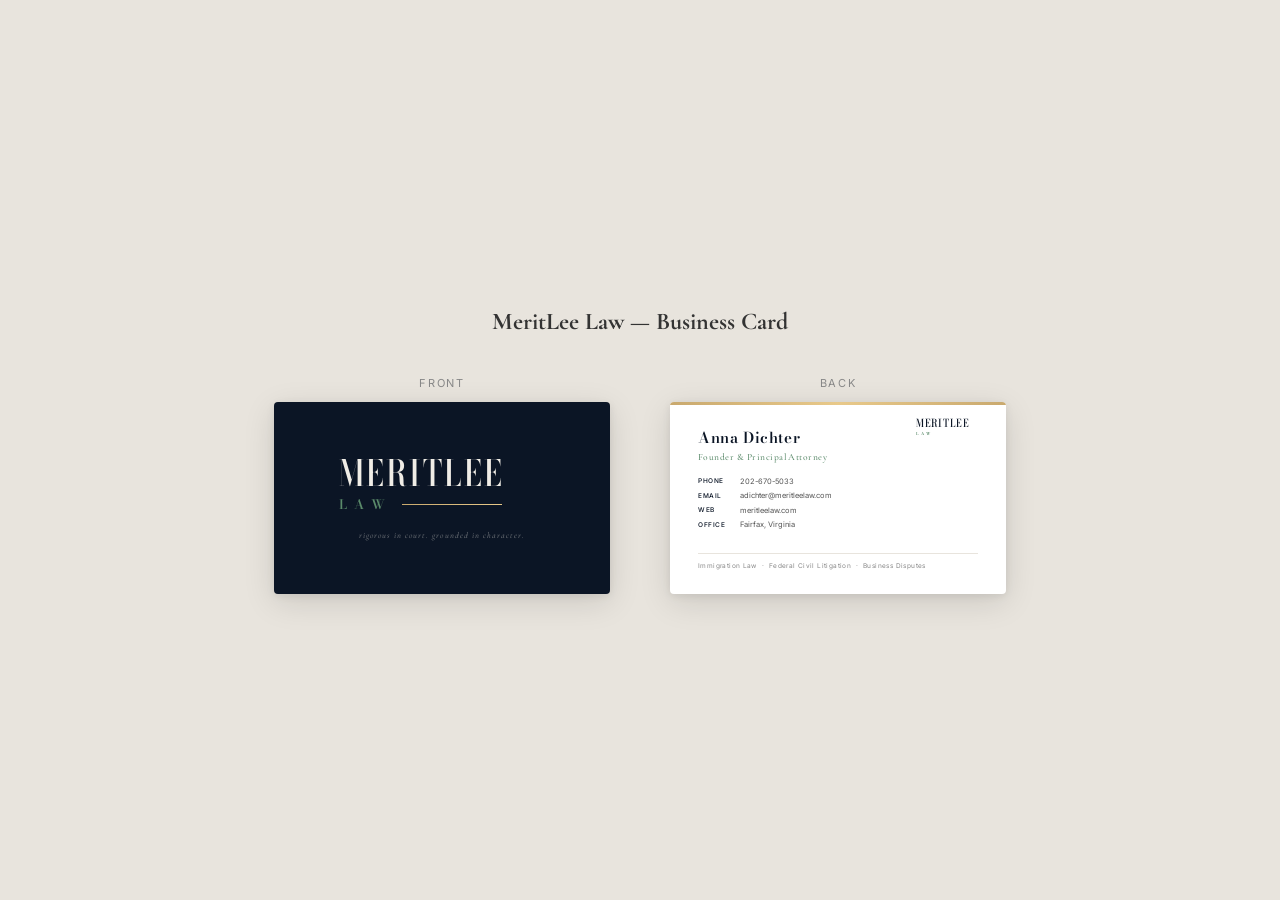
<file: business-card.html>
<!DOCTYPE html>
<html lang="en">
<head>
<meta charset="UTF-8">
<meta name="viewport" content="width=device-width, initial-scale=1.0">
<title>MeritLee Law - Business Cards</title>
<link href="https://fonts.googleapis.com/css2?family=Bodoni+Moda:opsz,wght@6..96,400;6..96,500;6..96,600&family=Cormorant+Garamond:wght@400;500;600&family=Inter:wght@300;400;500&display=swap" rel="stylesheet">
<style>
  * { margin: 0; padding: 0; box-sizing: border-box; }
  body {
    background: #e8e4dd;
    display: flex;
    flex-direction: column;
    align-items: center;
    justify-content: center;
    min-height: 100vh;
    padding: 60px 20px;
    font-family: 'Inter', sans-serif;
    gap: 80px;
  }

  h2 {
    font-family: 'Cormorant Garamond', serif;
    font-size: 24px;
    color: #333;
    margin-bottom: -40px;
    text-align: center;
  }

  .card-pair {
    display: flex;
    gap: 60px;
    align-items: center;
  }

  .label {
    font-size: 11px;
    text-transform: uppercase;
    letter-spacing: 0.15em;
    color: #888;
    text-align: center;
    margin-bottom: 12px;
  }

  /* Standard US business card: 3.5 x 2 inches at 96dpi = 336 x 192 */
  .card {
    width: 336px;
    height: 192px;
    border-radius: 4px;
    box-shadow: 0 8px 32px rgba(0,0,0,0.12), 0 2px 8px rgba(0,0,0,0.08);
    overflow: hidden;
    position: relative;
  }

  /* ============ FRONT ============ */
  .card-front {
    background: #0b1525;
    display: flex;
    flex-direction: column;
    align-items: center;
    justify-content: center;
    padding: 32px;
  }

  .card-front .logo {
    display: flex;
    flex-direction: column;
    align-items: flex-start;
  }

  .card-front .logo-meritlee {
    font-family: 'Bodoni Moda', serif;
    font-size: 36px;
    font-weight: 600;
    color: #f0ede6;
    letter-spacing: 0.08em;
    line-height: 1;
    transform: scaleX(0.8);
    transform-origin: left;
  }

  .card-front .logo-bottom {
    display: flex;
    align-items: center;
    margin-top: 3px;
  }

  .card-front .logo-law {
    font-family: 'Bodoni Moda', serif;
    font-size: 13px;
    font-weight: 600;
    color: #5a8a6a;
    letter-spacing: 0.55em;
  }

  .card-front .logo-line {
    width: 100px;
    height: 1px;
    background: linear-gradient(to right, #c9a96e, #e8c98a);
    margin-left: 10px;
  }

  .card-front .tagline {
    font-family: 'Cormorant Garamond', serif;
    font-size: 8.5px;
    color: rgba(240, 237, 230, 0.5);
    letter-spacing: 0.12em;
    margin-top: 16px;
    text-transform: lowercase;
    font-style: italic;
  }

  /* ============ BACK ============ */
  .card-back {
    background: #ffffff;
    display: flex;
    flex-direction: column;
    padding: 24px 28px;
    position: relative;
  }

  .card-back::before {
    content: '';
    position: absolute;
    top: 0;
    left: 0;
    width: 100%;
    height: 3px;
    background: linear-gradient(to right, #c9a96e, #e8c98a, #c9a96e);
  }

  .back-name {
    font-family: 'Bodoni Moda', serif;
    font-size: 15px;
    font-weight: 600;
    color: #0b1525;
    letter-spacing: 0.04em;
    margin-bottom: 2px;
  }

  .back-title {
    font-family: 'Cormorant Garamond', serif;
    font-size: 9.5px;
    color: #5a8a6a;
    font-weight: 500;
    letter-spacing: 0.05em;
    margin-bottom: 14px;
  }

  .back-details {
    display: flex;
    flex-direction: column;
    gap: 4px;
    flex: 1;
  }

  .back-detail {
    font-size: 7.5px;
    color: #555;
    line-height: 1.4;
    display: flex;
    align-items: center;
    gap: 6px;
  }

  .back-detail .detail-label {
    font-weight: 500;
    color: #0b1525;
    min-width: 36px;
    font-size: 6.5px;
    text-transform: uppercase;
    letter-spacing: 0.08em;
  }

  .back-divider {
    width: 100%;
    height: 1px;
    background: #e8e4dd;
    margin: 8px 0;
  }

  .back-tagline {
    font-family: 'Cormorant Garamond', serif;
    font-size: 8px;
    color: #0b1525;
    font-style: italic;
    letter-spacing: 0.04em;
    margin-bottom: 6px;
  }

  .back-areas {
    font-size: 6.5px;
    color: #888;
    letter-spacing: 0.06em;
  }

  .back-logo-small {
    position: absolute;
    top: 16px;
    right: 24px;
    display: flex;
    flex-direction: column;
    align-items: flex-start;
  }

  .back-logo-small .logo-meritlee {
    font-family: 'Bodoni Moda', serif;
    font-size: 11px;
    font-weight: 600;
    color: #0b1525;
    letter-spacing: 0.08em;
    line-height: 1;
    transform: scaleX(0.8);
    transform-origin: left;
  }

  .back-logo-small .logo-bottom {
    display: flex;
    align-items: center;
    margin-top: 1px;
  }

  .back-logo-small .logo-law {
    font-family: 'Bodoni Moda', serif;
    font-size: 4px;
    font-weight: 600;
    color: #5a8a6a;
    letter-spacing: 0.55em;
  }

  .back-logo-small .logo-line {
    width: 28px;
    height: 0.5px;
    background: linear-gradient(to right, #c9a96e, #e8c98a);
    margin-left: 3px;
  }
</style>
</head>
<body>

  <h2>MeritLee Law &mdash; Business Card</h2>

  <div class="card-pair">
    <div>
      <div class="label">Front</div>
      <div class="card card-front">
        <div class="logo">
          <span class="logo-meritlee">MERITLEE</span>
          <span class="logo-bottom">
            <span class="logo-law">LAW</span>
            <span class="logo-line"></span>
          </span>
        </div>
        <div class="tagline">Rigorous in court. Grounded in character.</div>
      </div>
    </div>

    <div>
      <div class="label">Back</div>
      <div class="card card-back">
        <div class="back-name">Anna Dichter</div>
        <div class="back-title">Founder &amp; Principal Attorney</div>
        <div class="back-details">
          <div class="back-detail">
            <span class="detail-label">Phone</span>
            <span>202-670-5033</span>
          </div>
          <div class="back-detail">
            <span class="detail-label">Email</span>
            <span>adichter@meritleelaw.com</span>
          </div>
          <div class="back-detail">
            <span class="detail-label">Web</span>
            <span>meritleelaw.com</span>
          </div>
          <div class="back-detail">
            <span class="detail-label">Office</span>
            <span>Fairfax, Virginia</span>
          </div>
        </div>
        <div class="back-divider"></div>
<div class="back-areas">Immigration Law &nbsp;&middot;&nbsp; Federal Civil Litigation &nbsp;&middot;&nbsp; Business Disputes</div>
        <div class="back-logo-small">
          <span class="logo-meritlee">MERITLEE</span>
          <span class="logo-bottom">
            <span class="logo-law">LAW</span>
            <span class="logo-line"></span>
          </span>
        </div>
      </div>
    </div>
  </div>

</body>
</html>
</file>
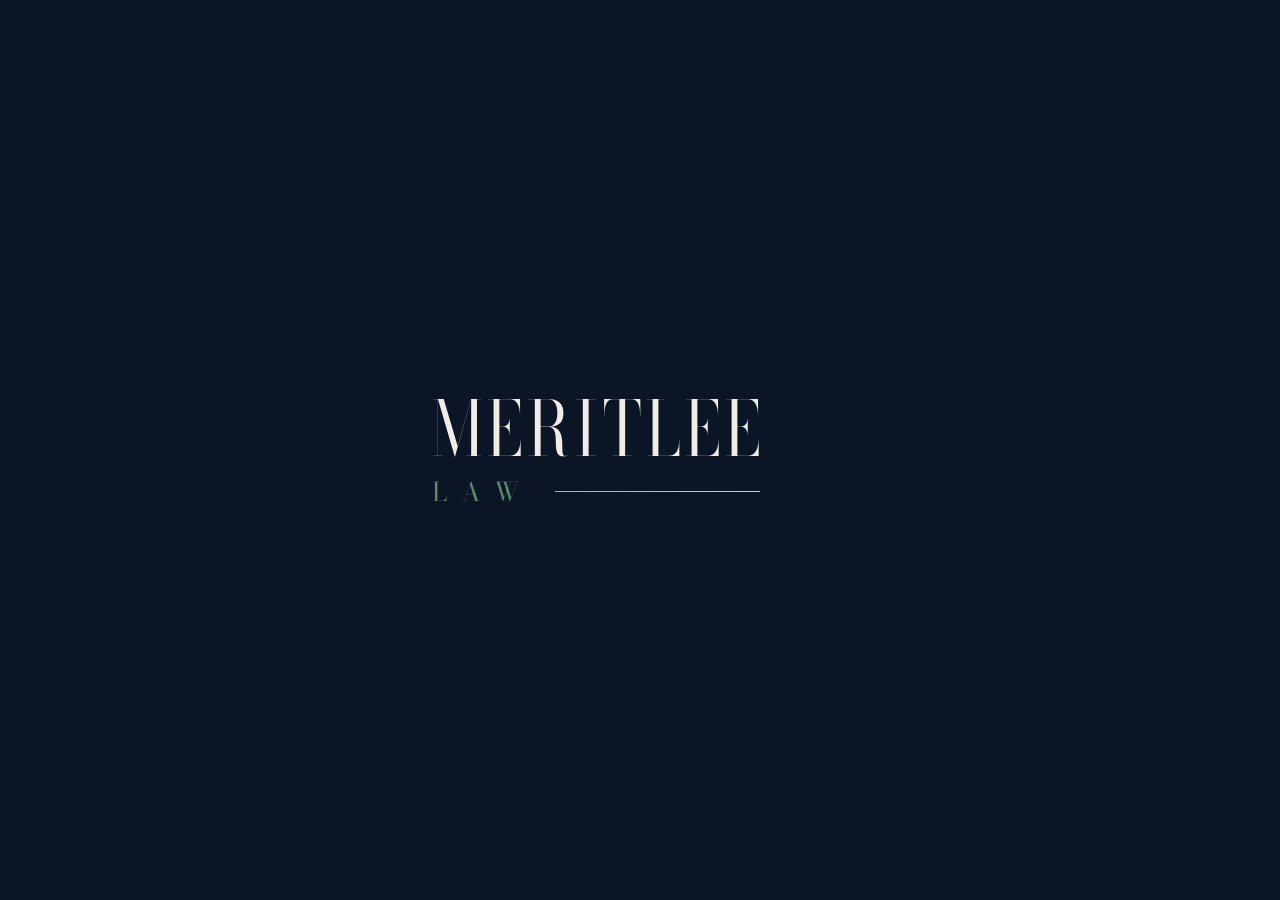
<file: logo.html>
<!DOCTYPE html>
<html lang="en">
<head>
<meta charset="UTF-8">
<meta name="viewport" content="width=device-width, initial-scale=1.0">
<title>Meritlee Law</title>
<link href="https://fonts.googleapis.com/css2?family=Bodoni+Moda:opsz,wght@6..96,400;6..96,500&family=GFS+Didot&display=swap" rel="stylesheet">
<style>
  * { margin: 0; padding: 0; box-sizing: border-box; }
  body {
    background: #0b1525;
    display: flex;
    align-items: center;
    justify-content: center;
    min-height: 100vh;
  }
  .logo {
    display: inline-flex;
    flex-direction: column;
    align-items: stretch;
  }
  .meritlee {
    font-size: 76px;
    font-weight: 400;
    color: #f0ede6;
    letter-spacing: 0.08em;
    line-height: 1;
    font-family: 'Bodoni Moda', serif;
    transform: scaleX(0.8);
    transform-origin: left;
  }
  .bottom-row {
    display: flex;
    align-items: center;
    margin-top: 6px;
  }
  .law {
    font-size: 26px;
    font-weight: 400;
    color: #5a8a6a;
    letter-spacing: 0.55em;
    font-family: 'Bodoni Moda', serif;
    text-transform: uppercase;
    flex-shrink: 0;
  }
  .line {
    width: 205px;
    height: 1px;
    background: linear-gradient(to right, #c9a96e, #e8c98a);
    margin-left: 20px;
  }
</style>
</head>
<body>
  <div class="logo">
    <div class="meritlee">MERITLEE</div>
    <div class="bottom-row">
      <span class="law">LAW</span>
      <div class="line"></div>
    </div>
  </div>
</body>
</html>
</file>
